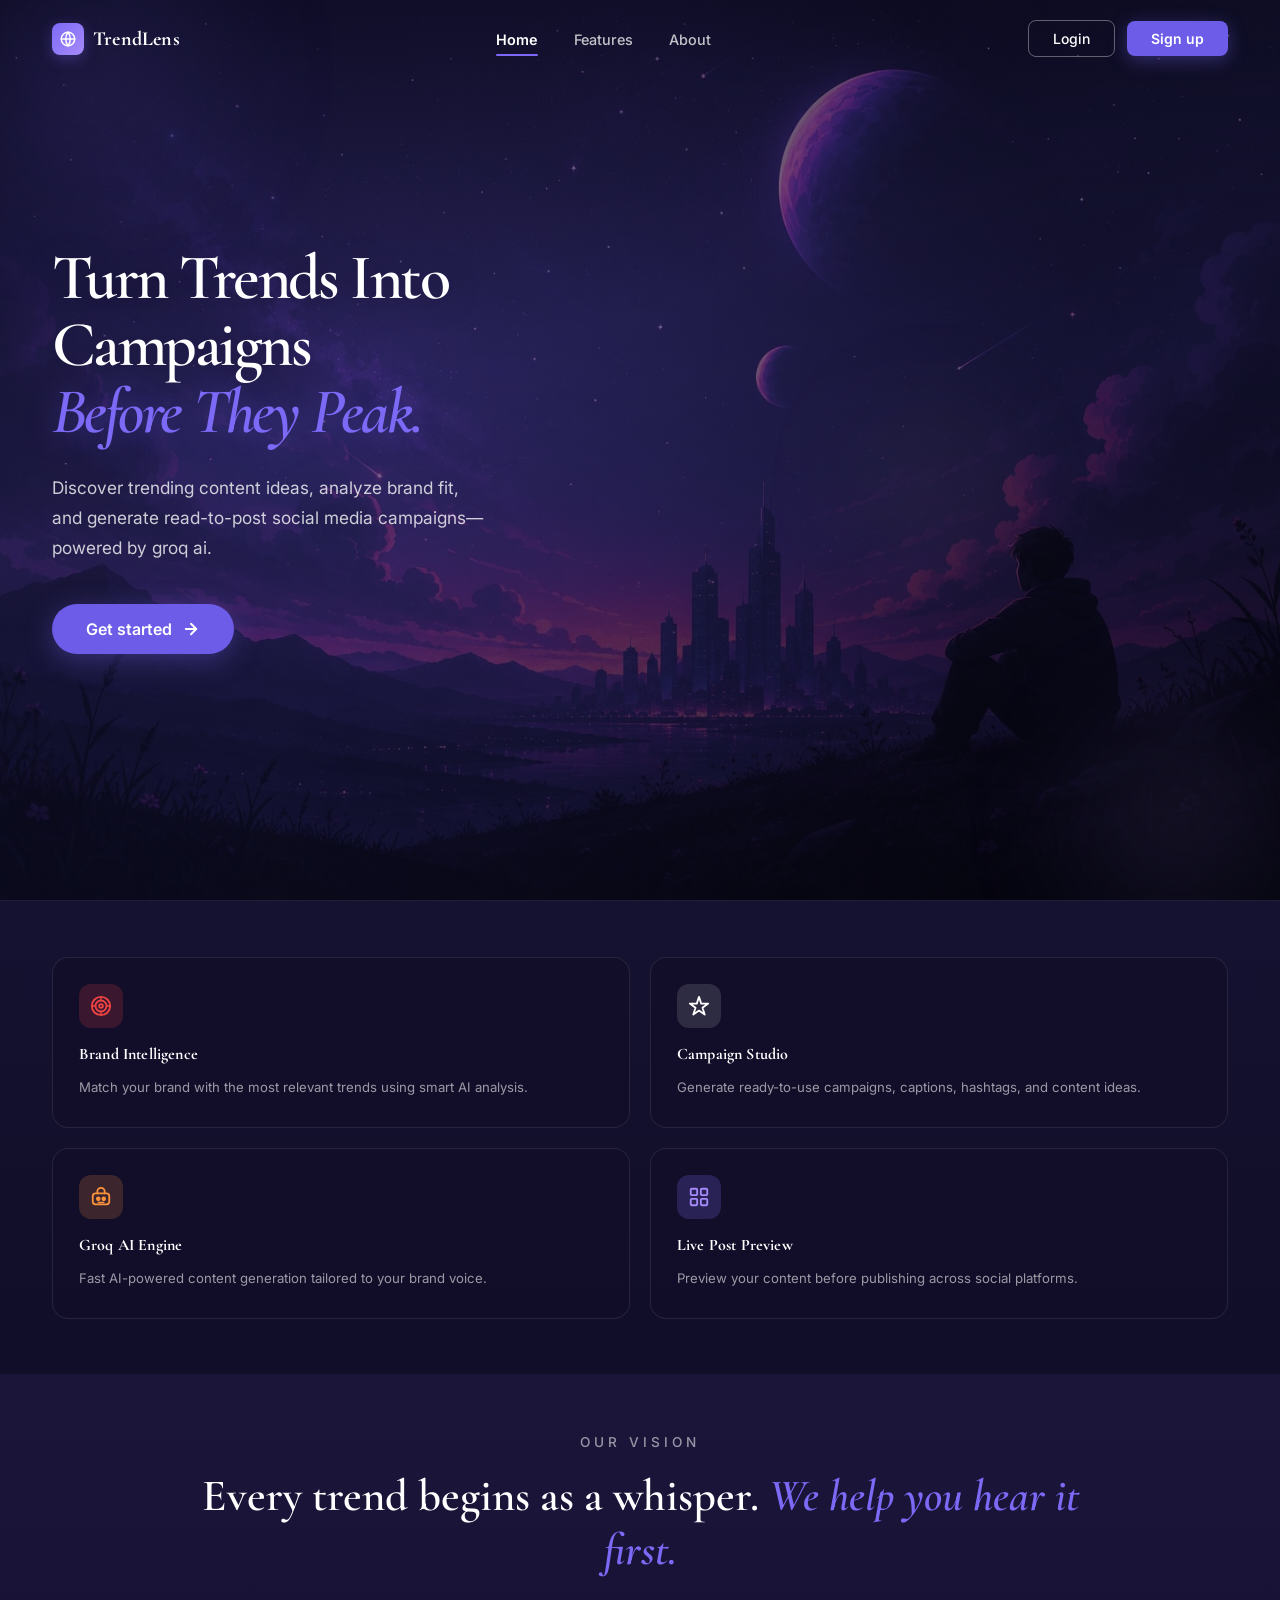
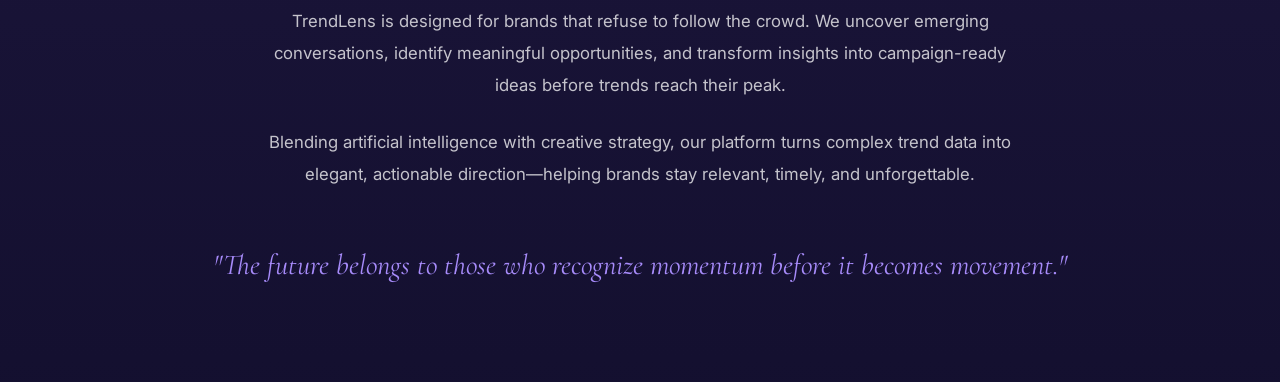
<file: index.html>
<!DOCTYPE html>
<html lang="en">
<head>
  <meta charset="UTF-8" />
  <meta name="viewport" content="width=device-width, initial-scale=1.0"/>
  <title>TrendLens — Turn Trends Into Campaigns</title>
  <link href="https://fonts.googleapis.com/css2?family=Cormorant+Garamond:wght@500;600;700&family=Inter:wght@300;400;500;600;700&display=swap" rel="stylesheet">  <style>
    *, *::before, *::after { box-sizing: border-box; margin: 0; padding: 0; }

    :root {
      --purple-accent:  #7c6af7;
      --purple-light:   #a78bfa;
      --purple-btn:     #6d5ce7;
      --purple-glow:    rgba(124,106,247,0.35);
      --gold:           #e8c97a;
      --white:          #ffffff;
      --muted:          rgba(255,255,255,0.55);
      --dark-bg:        #07051a;
      --nav-bg:         rgba(7,5,26,0.72);
      --card-bg:        rgba(18,15,42,0.72);
      --card-border:    rgba(255,255,255,0.09);
      --font-display:   'Cormorant Garamond', serif;
      --font-body:      'Inter', sans-serif;
      --ease-premium:   cubic-bezier(0.16, 1, 0.3, 1);
    }

    html {
      scroll-behavior: smooth;
    }

    html, body {
      height: 100%;
      font-family: var(--font-body);
      -webkit-font-smoothing: antialiased;
      color: var(--white);
      background: var(--dark-bg);
    }

    section[id] {
      scroll-margin-top: 84px;
    }

    /* ─── HERO BACKGROUND ─── */
    .hero-bg {
      position: relative;
      min-height: 100vh;
      background-image: url('image.jpeg');
      background-size: cover;
      background-position: center top;
      background-repeat: no-repeat;
      display: flex;
      flex-direction: column;
      overflow: hidden;
    }

    .hero-bg::before {
      content: '';
      position: absolute;
      inset: 0;
      background: linear-gradient(
        160deg,
        rgba(5,3,20,0.78) 0%,
        rgba(10,7,30,0.55) 40%,
        rgba(4,3,18,0.72) 100%
      );
      z-index: 0;
    }

    /* subtle vignette for depth */
    .hero-bg::after {
      content: '';
      position: absolute;
      inset: 0;
      background: radial-gradient(ellipse at 30% 35%, rgba(124,106,247,0.16) 0%, transparent 55%),
                  radial-gradient(ellipse at 100% 100%, rgba(0,0,0,0.45) 0%, transparent 60%);
      z-index: 0;
      pointer-events: none;
    }

    /* ─── NAVBAR ─── */
    nav {
      position: relative;
      z-index: 10;
      display: flex;
      align-items: center;
      justify-content: space-between;
      padding: 20px 52px;
      background: transparent;
      transition: background 0.35s var(--ease-premium), backdrop-filter 0.35s var(--ease-premium), border-color 0.35s var(--ease-premium), padding 0.35s var(--ease-premium);
      border-bottom: 1px solid transparent;
    }

    nav.scrolled {
      background: var(--nav-bg);
      backdrop-filter: blur(14px);
      border-bottom-color: rgba(255,255,255,0.07);
      padding: 14px 52px;
    }

    .brand {
      display: flex;
      align-items: center;
      gap: 9px;
      text-decoration: none;
      transition: opacity 0.2s var(--ease-premium);
    }
    .brand:hover { opacity: 0.85; }

    .brand-icon {
      width: 32px;
      height: 32px;
      background: linear-gradient(135deg, #7c6af7, #a78bfa);
      border-radius: 8px;
      display: flex;
      align-items: center;
      justify-content: center;
      box-shadow: 0 4px 14px rgba(124,106,247,0.3);
      transition: box-shadow 0.3s var(--ease-premium), transform 0.3s var(--ease-premium);
    }
    .brand:hover .brand-icon {
      box-shadow: 0 6px 20px rgba(124,106,247,0.45);
      transform: scale(1.05);
    }
    .brand-icon svg { width: 18px; height: 18px; }

    .brand-name {
      font-family: var(--font-display);
      font-size: 1.25rem;
      font-weight: 700;
      color: var(--white);
      letter-spacing: 0.01em;
    }

    .nav-links {
      display: flex;
      align-items: center;
      gap: 36px;
      list-style: none;
    }

    .nav-links a {
      font-size: 0.9rem;
      font-weight: 500;
      color: rgba(255,255,255,0.75);
      text-decoration: none;
      transition: color 0.25s var(--ease-premium);
      position: relative;
      padding-bottom: 4px;
    }
    .nav-links a::after {
      content: '';
      position: absolute;
      bottom: -4px;
      left: 0; right: 0;
      height: 2px;
      border-radius: 2px;
      background: var(--purple-accent);
      transform: scaleX(0);
      transform-origin: center;
      transition: transform 0.35s var(--ease-premium);
    }
    .nav-links a.active {
      color: var(--white);
      font-weight: 600;
    }
    .nav-links a.active::after {
      transform: scaleX(1);
    }
    .nav-links a:hover { color: var(--white); }
    .nav-links a:hover::after { transform: scaleX(1); }

    .nav-actions {
      display: flex;
      align-items: center;
      gap: 12px;
    }

    .btn-outline {
      padding: 9px 24px;
      border: 1.5px solid rgba(255,255,255,0.35);
      border-radius: 8px;
      background: transparent;
      color: var(--white);
      font-family: var(--font-body);
      font-size: 0.875rem;
      font-weight: 500;
      cursor: pointer;
      transition: border-color 0.25s var(--ease-premium), background 0.25s var(--ease-premium), transform 0.25s var(--ease-premium);
      text-decoration: none;
      display: inline-block;
      will-change: transform;
    }
    .btn-outline:hover {
      border-color: rgba(255,255,255,0.65);
      background: rgba(255,255,255,0.06);
      transform: translateY(-1px);
    }

    .btn-filled {
      padding: 9px 24px;
      border: none;
      border-radius: 8px;
      background: var(--purple-btn);
      color: var(--white);
      font-family: var(--font-body);
      font-size: 0.875rem;
      font-weight: 600;
      cursor: pointer;
      transition: opacity 0.25s var(--ease-premium), transform 0.25s var(--ease-premium), box-shadow 0.25s var(--ease-premium);
      box-shadow: 0 4px 18px var(--purple-glow);
      text-decoration: none;
      display: inline-block;
      will-change: transform;
    }
    .btn-filled:hover {
      opacity: 0.92;
      transform: translateY(-2px);
      box-shadow: 0 8px 26px var(--purple-glow);
    }

    /* ─── HERO CONTENT ─── */
    .hero-content {
      position: relative;
      z-index: 5;
      flex: 1;
      display: flex;
      flex-direction: column;
      justify-content: center;
      padding: 0 52px 80px;
      max-width: 640px;
    }

    .hero-content h1 {
     font-family: var(--font-display);
     font-size: clamp(2.8rem, 5vw, 4.6rem);
     font-weight: 600;
     line-height: 1.05;
     letter-spacing: -0.04em;
     color: var(--white);
     margin-bottom: 28px;
     text-shadow: 0 4px 30px rgba(0,0,0,0.35);
    }

    .hero-content h1 .accent {
     color: var(--purple-accent);
     font-style: italic;
     text-shadow: 0 4px 30px rgba(124,106,247,0.4);
    }

    .hero-content p {
      font-family: var(--font-body);
      font-size: 1.08rem;
      line-height: 1.75;
      color: rgba(255,255,255,0.78);
      max-width: 440px;
      margin-bottom: 40px;
      font-weight: 400;
    }

    .btn-cta {
      display: inline-flex;
      align-items: center;
      gap: 10px;
      padding: 15px 34px;
      background: var(--purple-btn);
      border: none;
      border-radius: 50px;
      color: var(--white);
      font-family: var(--font-body);
      font-size: 1rem;
      font-weight: 600;
      cursor: pointer;
      text-decoration: none;
      transition: opacity 0.3s var(--ease-premium), transform 0.3s var(--ease-premium), box-shadow 0.3s var(--ease-premium);
      box-shadow: 0 6px 28px var(--purple-glow);
      width: fit-content;
      will-change: transform;
    }
    .btn-cta:hover {
      opacity: 0.92;
      transform: translateY(-3px);
      box-shadow: 0 12px 38px rgba(124,106,247,0.5);
    }
    .btn-cta svg {
      width: 18px; height: 18px;
      transition: transform 0.3s var(--ease-premium);
    }
    .btn-cta:hover svg {
      transform: translateX(3px);
    }

    /* ─── Hero load-in animations ─── */
    .reveal-up {
      opacity: 0;
      transform: translateY(22px);
      animation: revealUp 0.9s var(--ease-premium) forwards;
      will-change: transform, opacity;
    }
    @keyframes revealUp {
      to { opacity: 1; transform: translateY(0); }
    }
    .hero-content h1   { animation-delay: 0.1s; }
    .hero-content p    { animation-delay: 0.32s; }
    .hero-content .btn-cta { animation-delay: 0.52s; }

    /* ─── STAR PARTICLES ─── */
    .stars {
      position: absolute;
      inset: 0;
      z-index: 1;
      pointer-events: none;
      overflow: hidden;
    }
    .star {
      position: absolute;
      border-radius: 50%;
      background: #fff;
      animation: twinkle var(--dur, 3s) ease-in-out infinite;
      opacity: 0;
      will-change: opacity;
    }
    @keyframes twinkle {
      0%,100% { opacity: 0; }
      50%      { opacity: var(--peak, 0.7); }
    }

    .shoot {
      position: absolute;
      width: 2px;
      height: 2px;
      background: #fff;
      border-radius: 50%;
      animation: shoot var(--sdur, 5s) linear infinite;
      opacity: 0;
      will-change: transform, opacity;
    }
    .shoot::after {
      content: '';
      position: absolute;
      top: 50%;
      right: 0;
      transform: translateY(-50%);
      width: 60px;
      height: 1px;
      background: linear-gradient(to left, transparent, rgba(255,255,255,0.6));
    }
    @keyframes shoot {
      0%   { opacity: 0; transform: translate(0,0); }
      5%   { opacity: 1; }
      95%  { opacity: 1; }
      100% { opacity: 0; transform: translate(-200px, 200px); }
    }

    /* ─── AMBIENT FLOATING ORBS ─── */
    .ambient-orb {
      position: absolute;
      border-radius: 50%;
      filter: blur(60px);
      pointer-events: none;
      z-index: 1;
      opacity: 0.35;
      will-change: transform;
    }
    .orb-1 {
      width: 380px; height: 380px;
      background: radial-gradient(circle, rgba(124,106,247,0.5), transparent 70%);
      top: -120px; left: -100px;
      animation: floatOrb1 22s ease-in-out infinite;
    }
    .orb-2 {
      width: 320px; height: 320px;
      background: radial-gradient(circle, rgba(167,139,250,0.4), transparent 70%);
      bottom: -80px; right: -60px;
      animation: floatOrb2 26s ease-in-out infinite;
    }
    .orb-3 {
      width: 240px; height: 240px;
      background: radial-gradient(circle, rgba(232,201,122,0.22), transparent 70%);
      top: 40%; right: 18%;
      animation: floatOrb3 30s ease-in-out infinite;
    }

    @keyframes floatOrb1 {
      0%, 100% { transform: translate(0, 0); }
      50%      { transform: translate(40px, 50px); }
    }
    @keyframes floatOrb2 {
      0%, 100% { transform: translate(0, 0); }
      50%      { transform: translate(-50px, -30px); }
    }
    @keyframes floatOrb3 {
      0%, 100% { transform: translate(0, 0) scale(1); }
      50%      { transform: translate(-30px, 25px) scale(1.08); }
    }

    @media (prefers-reduced-motion: reduce) {
      .ambient-orb, .star, .shoot, .reveal-up, .scroll-reveal {
        animation: none !important;
        opacity: 1 !important;
        transform: none !important;
      }
      html { scroll-behavior: auto; }
    }

    /* ─── FEATURE CARDS STRIP ─── */
    .features-strip {
      position: relative;
      z-index: 10;
      background: linear-gradient(
    180deg,
    rgba(24,20,52,0.88),
    rgba(18,15,42,0.92)
  );
      backdrop-filter: blur(10px);
      border-top: 1px solid rgba(255,255,255,0.07);
      padding: 56px 52px;
      display: grid;
      grid-template-columns: repeat(2, 1fr);
      gap: 20px;
    }

    .feature-card {
      padding: 26px 26px 28px;
      border-radius: 16px;
      background: var(--card-bg);
      border: 1px solid var(--card-border);
      display: flex;
      flex-direction: column;
      gap: 12px;
      transition: background 0.4s var(--ease-premium), transform 0.4s var(--ease-premium), box-shadow 0.4s var(--ease-premium), border-color 0.4s var(--ease-premium);
      will-change: transform;
    }
    .feature-card:hover {
      background: rgba(124,106,247,0.09);
      border-color: rgba(124,106,247,0.35);
      transform: translateY(-8px) scale(1.015);
      box-shadow: 0 20px 48px rgba(124,106,247,0.25), 0 6px 18px rgba(0,0,0,0.35);
    }

    .feature-icon {
      width: 44px;
      height: 44px;
      border-radius: 12px;
      display: flex;
      align-items: center;
      justify-content: center;
      margin-bottom: 4px;
      flex-shrink: 0;
      transition: transform 0.4s var(--ease-premium);
    }
    .feature-card:hover .feature-icon {
      transform: scale(1.08) rotate(-3deg);
    }
    .feature-icon svg, .feature-icon img { width: 22px; height: 22px; }

    .fi-red    { background: rgba(239,68,68,0.18); }
    .fi-blue   { background: rgba(59,130,246,0.18); }
    .fi-white  { background: rgba(255,255,255,0.12); }
    .fi-orange { background: rgba(251,146,60,0.18); }
    .fi-purple { background: rgba(124,106,247,0.22); }
    .fi-yellow { background: rgba(250,204,21,0.18); }

    .feature-card h3 {
      font-family: var(--font-display);
      font-size: 1rem;
      font-weight: 700;
      color: var(--white);
      line-height: 1.3;
      letter-spacing: 0.01em;
    }

    .feature-card p {
      font-size: 0.825rem;
      line-height: 1.65;
      color: rgba(255,255,255,0.58);
      font-weight: 400;
    }

    /* ─── ABOUT SECTION ─── */
    .about-section {
      padding: 60px 52px 100px;
      text-align: center;
      background: linear-gradient(
    180deg,
    rgba(28,22,60,0.95),
    rgba(20,16,48,0.98)
  );

      position: relative;
      overflow: hidden;
    }

    .about-label {
      display: block;
      margin-bottom: 20px;
      color: rgba(255,255,255,0.55);
      letter-spacing: 4px;
      font-size: 0.85rem;
      font-family: var(--font-body);
      font-weight: 500;
    }

    .about-section h2 {
      font-family: var(--font-display);
      font-size: clamp(1.8rem, 3.5vw, 3.1rem);
      font-weight: 600;
      line-height: 1.2;
      max-width: 900px;
      margin: 0 auto 28px;
    }

    .about-section h2 span {
      color: var(--purple-accent);
      font-style: italic;
    }

    .about-section p {
      max-width: 760px;
      margin: 0 auto 26px;
      color: rgba(255,255,255,0.75);
      font-size: 1.05rem;
      line-height: 1.9;
      font-weight: 400;
    }

    .about-section blockquote {
      margin-top: 56px;
      font-family: var(--font-display);
      font-size: 1.8rem;
      color: var(--purple-light);
      font-style: italic;
    }

    /* ─── SCROLL REVEAL ─── */
    .scroll-reveal {
      opacity: 0;
      transform: translateY(28px);
      transition: opacity 0.8s var(--ease-premium), transform 0.8s var(--ease-premium);
      will-change: transform, opacity;
    }
    .scroll-reveal.is-visible {
      opacity: 1;
      transform: translateY(0);
    }
    .scroll-reveal-delay-1 { transition-delay: 0.1s; }
    .scroll-reveal-delay-2 { transition-delay: 0.2s; }
    .scroll-reveal-delay-3 { transition-delay: 0.3s; }
    .scroll-reveal-delay-4 { transition-delay: 0.4s; }

    /* ─── RESPONSIVE ─── */
    @media (max-width: 1100px) {
      .features-strip { grid-template-columns: repeat(2, 1fr); }
    }

    @media (max-width: 768px) {
      nav { padding: 16px 20px; }
      nav.scrolled { padding: 12px 20px; }
      .nav-links { display: none; }
      .hero-content { padding: 0 22px 56px; max-width: 100%; }
      .hero-content h1 { margin-bottom: 22px; }
      .hero-content p { margin-bottom: 32px; font-size: 1rem; }
      .features-strip { grid-template-columns: 1fr 1fr; padding: 40px 20px; gap: 14px; }
      .feature-card { padding: 20px 18px 22px; }
      .about-section { padding: 90px 22px; }
      .about-section blockquote { font-size: 1.4rem; margin-top: 40px; }
    }

    @media (max-width: 480px) {
      .features-strip { grid-template-columns: 1fr; gap: 14px; }
      .hero-content h1 { font-size: clamp(2.4rem, 9vw, 3.2rem); }
      .btn-cta { padding: 14px 28px; font-size: 0.95rem; }
      .about-section h2 { font-size: clamp(1.6rem, 7vw, 2.2rem); }
      .about-section p { font-size: 0.975rem; line-height: 1.8; }
    }
  </style>
</head>
<body>

  <div class="hero-bg">

    <div class="ambient-orb orb-1"></div>
    <div class="ambient-orb orb-2"></div>
    <div class="ambient-orb orb-3"></div>

    <div class="stars" id="stars"></div>

    <!-- ─── NAVBAR ─── -->
    <nav id="mainNav">
      <a href="index.html" class="brand">
        <div class="brand-icon">
          <svg viewBox="0 0 24 24" fill="none" stroke="#fff" stroke-width="2" stroke-linecap="round" stroke-linejoin="round">
            <circle cx="12" cy="12" r="9"/>
            <path d="M12 3 C16 8 16 16 12 21"/>
            <path d="M12 3 C8 8 8 16 12 21"/>
            <line x1="3" y1="12" x2="21" y2="12"/>
          </svg>
        </div>
        <span class="brand-name">TrendLens</span>
      </a>

      <ul class="nav-links">
        <li><a href="#" class="active">Home</a></li>
        <li><a href="#features">Features</a></li>
        <li><a href="#about">About</a></li>
      </ul>

      <div class="nav-actions">
        <a href="login.html?view=login" class="btn-outline">Login</a>
        <a href="login.html" class="btn-filled">Sign up</a>
      </div>
    </nav>

    <!-- ─── HERO COPY ─── -->
    <div class="hero-content">
      <h1 class="reveal-up">
        Turn Trends Into<br>
        Campaigns<br>
        <span class="accent">Before They Peak.</span>
      </h1>
      <p class="reveal-up">
        Discover trending content ideas, analyze brand fit,
        and generate read-to-post social media
        campaigns&mdash; powered by groq ai.
      </p>
      <a href="login.html" class="btn-cta reveal-up">
        Get started
        <svg viewBox="0 0 24 24" fill="none" stroke="currentColor" stroke-width="2.5" stroke-linecap="round" stroke-linejoin="round">
          <line x1="5" y1="12" x2="19" y2="12"/>
          <polyline points="12 5 19 12 12 19"/>
        </svg>
      </a>
    </div>

  </div>

  <!-- ─── FEATURE CARDS STRIP ─── -->
  <section class="features-strip" id="features">

    <div class="feature-card scroll-reveal scroll-reveal-delay-1">
      <div class="feature-icon fi-red">
        <svg viewBox="0 0 24 24" fill="none" stroke="#ef4444" stroke-width="2" stroke-linecap="round" stroke-linejoin="round">
          <circle cx="12" cy="12" r="10"/>
          <circle cx="12" cy="12" r="6"/>
          <circle cx="12" cy="12" r="2"/>
          <path d="M12 2v4M12 18v4M2 12h4M18 12h4" stroke-width="1.5"/>
        </svg>
      </div>
      <h3>Brand Intelligence</h3>
      <p>Match your brand with the most relevant trends using smart AI analysis.</p>
    </div>

    <div class="feature-card scroll-reveal scroll-reveal-delay-2">
      <div class="feature-icon fi-white">
        <svg viewBox="0 0 24 24" fill="none" stroke="#ffffff" stroke-width="2" stroke-linecap="round" stroke-linejoin="round">
          <path d="M12 2l2.4 7.4H22l-6.2 4.5 2.4 7.4L12 17l-6.2 4.3 2.4-7.4L2 9.4h7.6z"/>
        </svg>
      </div>
      <h3>Campaign Studio</h3>
      <p>Generate ready-to-use campaigns, captions, hashtags, and content ideas.</p>
    </div>

    <div class="feature-card scroll-reveal scroll-reveal-delay-3">
      <div class="feature-icon fi-orange">
        <svg viewBox="0 0 24 24" fill="none" stroke="#fb923c" stroke-width="2" stroke-linecap="round" stroke-linejoin="round">
          <rect x="3" y="8" width="18" height="12" rx="3"/>
          <path d="M8 8V6a4 4 0 0 1 8 0v2"/>
          <circle cx="9" cy="14" r="1.5" fill="#fb923c"/>
          <circle cx="15" cy="14" r="1.5" fill="#fb923c"/>
          <path d="M9 18h6" stroke-width="1.5"/>
        </svg>
      </div>
      <h3>Groq AI Engine</h3>
      <p>Fast AI-powered content generation tailored to your brand voice.</p>
    </div>

    <div class="feature-card scroll-reveal scroll-reveal-delay-4">
      <div class="feature-icon fi-purple">
        <svg viewBox="0 0 24 24" fill="none" stroke="#a78bfa" stroke-width="2" stroke-linecap="round" stroke-linejoin="round">
          <rect x="3" y="3" width="7" height="7" rx="1"/>
          <rect x="14" y="3" width="7" height="7" rx="1"/>
          <rect x="3" y="14" width="7" height="7" rx="1"/>
          <rect x="14" y="14" width="7" height="7" rx="1"/>
        </svg>
      </div>
      <h3>Live Post Preview</h3>
      <p>Preview your content before publishing across social platforms.</p>
    </div>

  </section>
  <section id="about" class="about-section">
    <span class="about-label scroll-reveal">OUR VISION</span>

    <h2 class="scroll-reveal scroll-reveal-delay-1">
        Every trend begins as a whisper.
        <span>We help you hear it first.</span>
    </h2>

    <p class="scroll-reveal scroll-reveal-delay-2">
        TrendLens is designed for brands that refuse to follow the crowd.
        We uncover emerging conversations, identify meaningful opportunities,
        and transform insights into campaign-ready ideas before trends reach
        their peak.
    </p>

    <p class="scroll-reveal scroll-reveal-delay-3">
        Blending artificial intelligence with creative strategy, our platform
        turns complex trend data into elegant, actionable direction—helping
        brands stay relevant, timely, and unforgettable.
    </p>

    <blockquote class="scroll-reveal scroll-reveal-delay-4">
        "The future belongs to those who recognize momentum before it becomes movement."
    </blockquote>
</section>
  <script>
    /* ─── STAR PARTICLE GENERATOR ─── */
    (function() {
      const container = document.getElementById('stars');

      for (let i = 0; i < 70; i++) {
        const s = document.createElement('div');
        s.className = 'star';
        const size = Math.random() * 2.4 + 0.5;
        s.style.cssText = `
          width:${size}px; height:${size}px;
          left:${Math.random()*100}%;
          top:${Math.random()*100}%;
          --dur:${(Math.random()*5+2).toFixed(1)}s;
          --peak:${(Math.random()*0.55+0.15).toFixed(2)};
          animation-delay:${(Math.random()*6).toFixed(1)}s;
        `;
        container.appendChild(s);
      }

      for (let i = 0; i < 3; i++) {
        const sh = document.createElement('div');
        sh.className = 'shoot';
        sh.style.cssText = `
          left:${40+Math.random()*50}%;
          top:${5+Math.random()*30}%;
          --sdur:${(Math.random()*8+6).toFixed(1)}s;
          animation-delay:${(Math.random()*10).toFixed(1)}s;
        `;
        container.appendChild(sh);
      }
    })();

    /* ─── SMOOTH ANCHOR SCROLL ─── */
    document.querySelectorAll('a[href^="#"]').forEach(a => {
      a.addEventListener('click', e => {
        const href = a.getAttribute('href');
        if (href === '#') {
          e.preventDefault();
          window.scrollTo({ top: 0, behavior: 'smooth' });
          return;
        }
        const target = document.querySelector(href);
        if (target) { e.preventDefault(); target.scrollIntoView({ behavior: 'smooth' }); }
      });
    });

    /* ─── NAVBAR SCROLL STATE ─── */
    const nav = document.getElementById('mainNav');
    window.addEventListener('scroll', () => {
      nav.classList.toggle('scrolled', window.scrollY > 24);
    }, { passive: true });

    /* ─── SCROLL REVEAL (Intersection Observer) ─── */
    const revealEls = document.querySelectorAll('.scroll-reveal');
    const observer = new IntersectionObserver((entries) => {
      entries.forEach(entry => {
        if (entry.isIntersecting) {
          entry.target.classList.add('is-visible');
          observer.unobserve(entry.target);
        }
      });
    }, { threshold: 0.15, rootMargin: '0px 0px -40px 0px' });

    revealEls.forEach(el => observer.observe(el));
  </script>
</body>
</html>
</file>
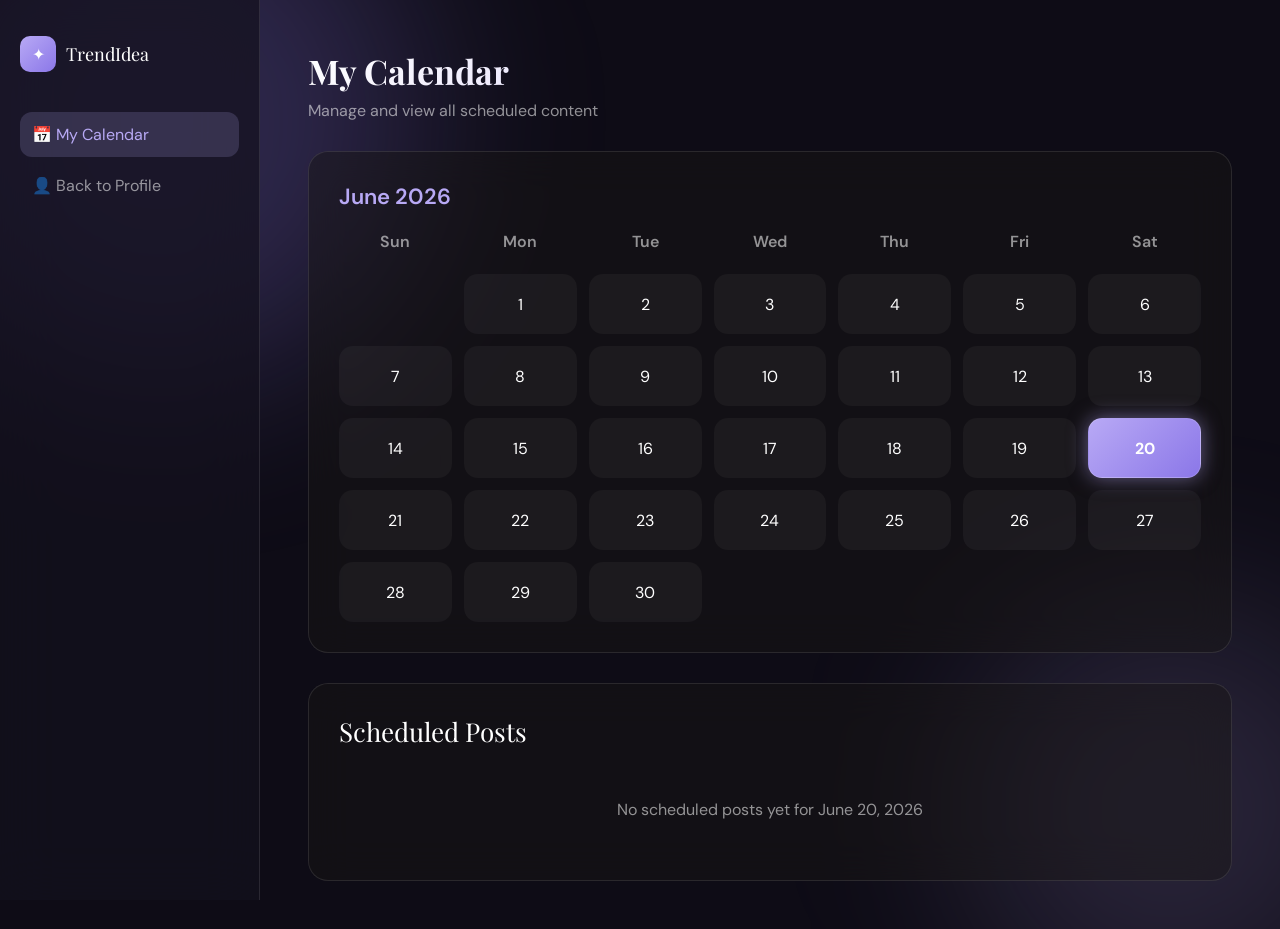
<file: calendar.html>
<!DOCTYPE html>
<html lang="en">
<head>
<meta charset="UTF-8">
<meta name="viewport" content="width=device-width, initial-scale=1.0">

<title>My Calendar</title>

<link rel="preconnect" href="https://fonts.googleapis.com">
<link rel="preconnect" href="https://fonts.gstatic.com" crossorigin>

<link href="https://fonts.googleapis.com/css2?family=DM+Sans:wght@300;400;500;600;700&family=Playfair+Display:wght@500;600;700&display=swap" rel="stylesheet">

<style>

:root{
--lavender:#b8a9f5;
--lavender-dim:rgba(184,169,245,.18);
--glass-bg:rgba(26,24,21,.45);
--glass-border:rgba(255,255,255,.10);
--btn-gradient:linear-gradient(135deg,#b8a9f5 0%,#8b77e8 100%);
--white:#fff;
--muted:rgba(255,255,255,.55);
--sidebar-w:260px;
--transition:.25s cubic-bezier(.4,0,.2,1);
}

*{
margin:0;
padding:0;
box-sizing:border-box;
}

body{
font-family:'DM Sans',sans-serif;
background:#0e0c16;
color:white;
overflow-x:hidden;
}

.blob{
position:fixed;
border-radius:50%;
filter:blur(90px);
pointer-events:none;
}

.blob1{
width:520px;
height:520px;
background:rgba(139,119,232,.25);
top:-140px;
left:-100px;
}

.blob2{
width:420px;
height:420px;
background:rgba(184,169,245,.15);
bottom:-120px;
right:-100px;
}

.app{
display:flex;
min-height:100vh;
position:relative;
z-index:1;
}

.sidebar{
width:var(--sidebar-w);
background:rgba(20,17,30,.72);
backdrop-filter:blur(28px);
border-right:1px solid var(--glass-border);
padding:36px 20px;
position:sticky;
top:0;
height:100vh;
}

.sidebar-logo{
display:flex;
align-items:center;
gap:10px;
margin-bottom:40px;
}

.logo-icon{
width:36px;
height:36px;
border-radius:10px;
background:var(--btn-gradient);
display:grid;
place-items:center;
}

.logo-text{
font-family:'Playfair Display',serif;
font-size:18px;
}

.nav-item{
display:flex;
align-items:center;
gap:12px;
padding:12px;
border-radius:12px;
text-decoration:none;
color:var(--muted);
margin-bottom:6px;
transition:.3s;
}

.nav-item:hover{
background:var(--lavender-dim);
color:white;
}

.nav-item.active{
background:var(--lavender-dim);
color:var(--lavender);
}

.main{
flex:1;
padding:48px;
}

.page-header h1{
font-family:'Playfair Display',serif;
font-size:34px;
background:linear-gradient(135deg,#fff,#b8a9f5);
-webkit-background-clip:text;
-webkit-text-fill-color:transparent;
}

.page-header p{
color:var(--muted);
margin-top:6px;
}

.glass-card{
margin-top:30px;
background:var(--glass-bg);
backdrop-filter:blur(20px);
border:1px solid var(--glass-border);
border-radius:20px;
padding:30px;
transition:.3s;
}

.glass-card:hover{
transform:translateY(-3px);
}

.month-title{
font-size:22px;
font-weight:600;
margin-bottom:20px;
color:var(--lavender);
}

.calendar{
display:grid;
grid-template-columns:repeat(7,1fr);
gap:12px;
}

.day-name{
text-align:center;
font-weight:600;
color:var(--muted);
padding-bottom:10px;
}

.day{
height:60px;
display:flex;
align-items:center;
justify-content:center;
border-radius:14px;
background:rgba(255,255,255,.04);
transition:.3s;
position:relative;
}

.day:hover{
background:rgba(184,169,245,.15);
}

.highlight {
    background: var(--btn-gradient) !important;
    color: white;
    font-weight: 700;
    border-radius: 14px;
    width: 100%;
    height: 60px;
    display: flex;
    align-items: center;
    justify-content: center;
    box-shadow: 0 0 20px rgba(184,169,245,.5);
    border: 1px solid rgba(255,255,255,.15);
}

.section-title{
font-family:'Playfair Display',serif;
font-size:26px;
margin-bottom:20px;
}

.event-list{
display:flex;
flex-direction:column;
gap:15px;
}

.premium-card{
  background: linear-gradient(135deg, rgba(184,169,245,.12), rgba(255,255,255,.04));
  border: 1px solid rgba(184,169,245,.25);
  border-radius: 16px;
  padding: 16px;
  transition: .3s;
}

.premium-card:hover{
  transform: translateY(-3px);
  box-shadow: 0 10px 25px rgba(184,169,245,.15);
}

.event-top{
  display:flex;
  justify-content:space-between;
  align-items:center;
  margin-bottom:10px;
}

.event-brand{
font-size:17px;
font-weight:600;
color: white;
}

.event-date-badge{
  font-size:12px;
  padding:4px 10px;
  border-radius:999px;
  background: rgba(184,169,245,.2);
  color: var(--lavender);
}

.event-bottom{
  display: flex;
  flex-direction: column;
  gap: 4px;
}

.event-time{
color:var(--lavender);
font-size:14px;
display:flex;
align-items:center;
gap:6px;
}

.event-song{
  margin-top:6px;
  font-size:13px;
  color: rgba(255,255,255,.7);
  display: flex;
  align-items: center;
  gap: 6px;
}

.empty{
text-align:center;
color:var(--muted);
padding:30px;
}

.hamburger{
display:none;
position:fixed;
top:20px;
left:20px;
z-index:999;
background:rgba(20,17,30,.8);
border:none;
padding:10px;
border-radius:10px;
color:white;
font-size:20px;
}

@media(max-width:768px){

.hamburger{
display:block;
}

.sidebar{
position:fixed;
left:-100%;
transition:.3s;
z-index:999;
}

.sidebar.open{
left:0;
}

.main{
padding:80px 18px 30px;
}

.calendar{
gap:8px;
}

.day{
height:48px;
font-size:14px;
}

}

</style>
</head>
<body>

<div class="blob blob1"></div>
<div class="blob blob2"></div>

<button class="hamburger" id="menuBtn">☰</button>

<div class="app">

<aside class="sidebar" id="sidebar">

<div class="sidebar-logo">
<div class="logo-icon">✦</div>
<div class="logo-text">TrendIdea</div>
</div>

<a class="nav-item active">
📅 My Calendar
</a>

<a href="profile.html" class="nav-item">
👤 Back to Profile
</a>

</aside>

<main class="main">

<div class="page-header">
<h1>My Calendar</h1>
<p>Manage and view all scheduled content</p>
</div>

<div class="glass-card">

<div class="month-title">
June 2026
</div>

<div class="calendar" id="calendar"></div>

</div>

<div class="glass-card">

<div class="section-title">
Scheduled Posts
</div>

<div class="event-list" id="scheduledPosts"></div>

</div>

</main>

</div>

<script>

const menuBtn=document.getElementById("menuBtn");
const sidebar=document.getElementById("sidebar");

menuBtn.onclick=()=>{
sidebar.classList.toggle("open");
};

function loadEvents(){
  const rawEvents = JSON.parse(localStorage.getItem("calendarEvents")) || [];
  
  // Forces all scheduled objects onto June 20, 2026 to ensure 13 is never highlighted
  return rawEvents.map(event => ({
    ...event,
    date: "2026-06-20"
  }));
}

function saveEvents(events){
localStorage.setItem(
"calendarEvents",
JSON.stringify(events)
);
}

function renderCalendar(){
const calendar=document.getElementById("calendar");
calendar.innerHTML="";

const days=[
"Sun","Mon","Tue","Wed","Thu","Fri","Sat"
];

days.forEach(day=>{
const el=document.createElement("div");
el.className="day-name";
el.textContent=day;
calendar.appendChild(el);
});

const firstDay=new Date(2026,5,1).getDay();

for(let i=0;i<firstDay;i++){
const blank=document.createElement("div");
calendar.appendChild(blank);
}

for(let day=1; day<=30; day++){
  const cell = document.createElement("div");
  cell.className = "day";

  // June 20 is the absolute highlighted operational day
  if(day === 20){
    cell.classList.add("highlight");
  }

  cell.textContent = day;
  calendar.appendChild(cell);
}
}

function renderScheduledPosts(){
  const container = document.getElementById("scheduledPosts");
  const events = loadEvents();

  if(events.length === 0){
    container.innerHTML = `
      <div class="event-card empty">
        No scheduled posts yet for June 20, 2026
      </div>
    `;
    return;
  }

  // Render premium layout maps pointing cleanly to June 20 context properties
  container.innerHTML = events.map(event => `
    <div class="event-card premium-card">
      
      <div class="event-top">
        <div class="event-brand">
          ${escapeHTML(event.brand || "Campaign Post")}
        </div>
        <div class="event-date-badge">
          ${escapeHTML(event.date)}
        </div>
      </div>

      <div class="event-bottom">
        <div class="event-time">
          ⏰ ${escapeHTML(event.time)}
        </div>

        ${event.song ? `
          <div class="event-song">
            🎵 ${escapeHTML(event.song)}
          </div>
        ` : ""}
      </div>

    </div>
  `).join("");
}

function escapeHTML(str) {
  if (typeof str !== 'string') return str;
  return str
    .replace(/&/g, '&amp;')
    .replace(/</g, '&lt;')
    .replace(/>/g, '&gt;')
    .replace(/"/g, '&quot;');
}

renderCalendar();
renderScheduledPosts();

</script>

</body>
</html>
</file>
